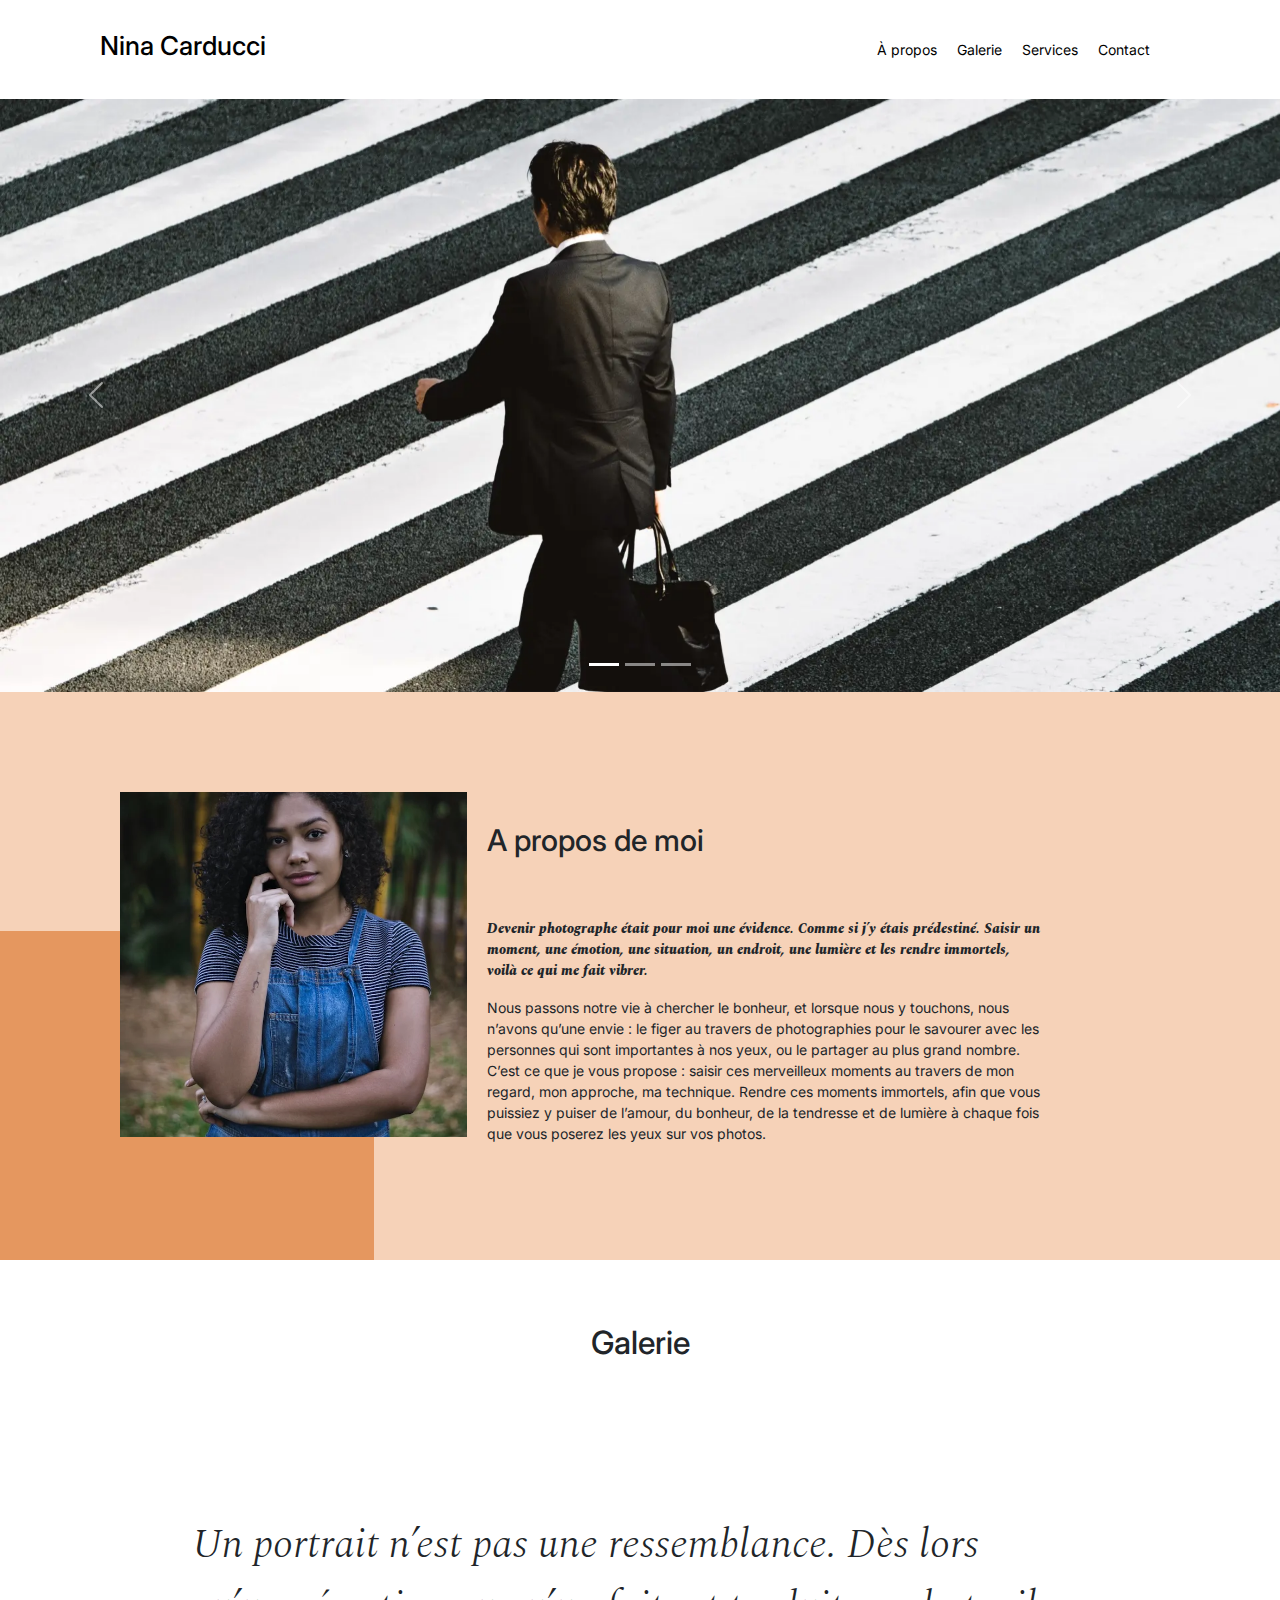
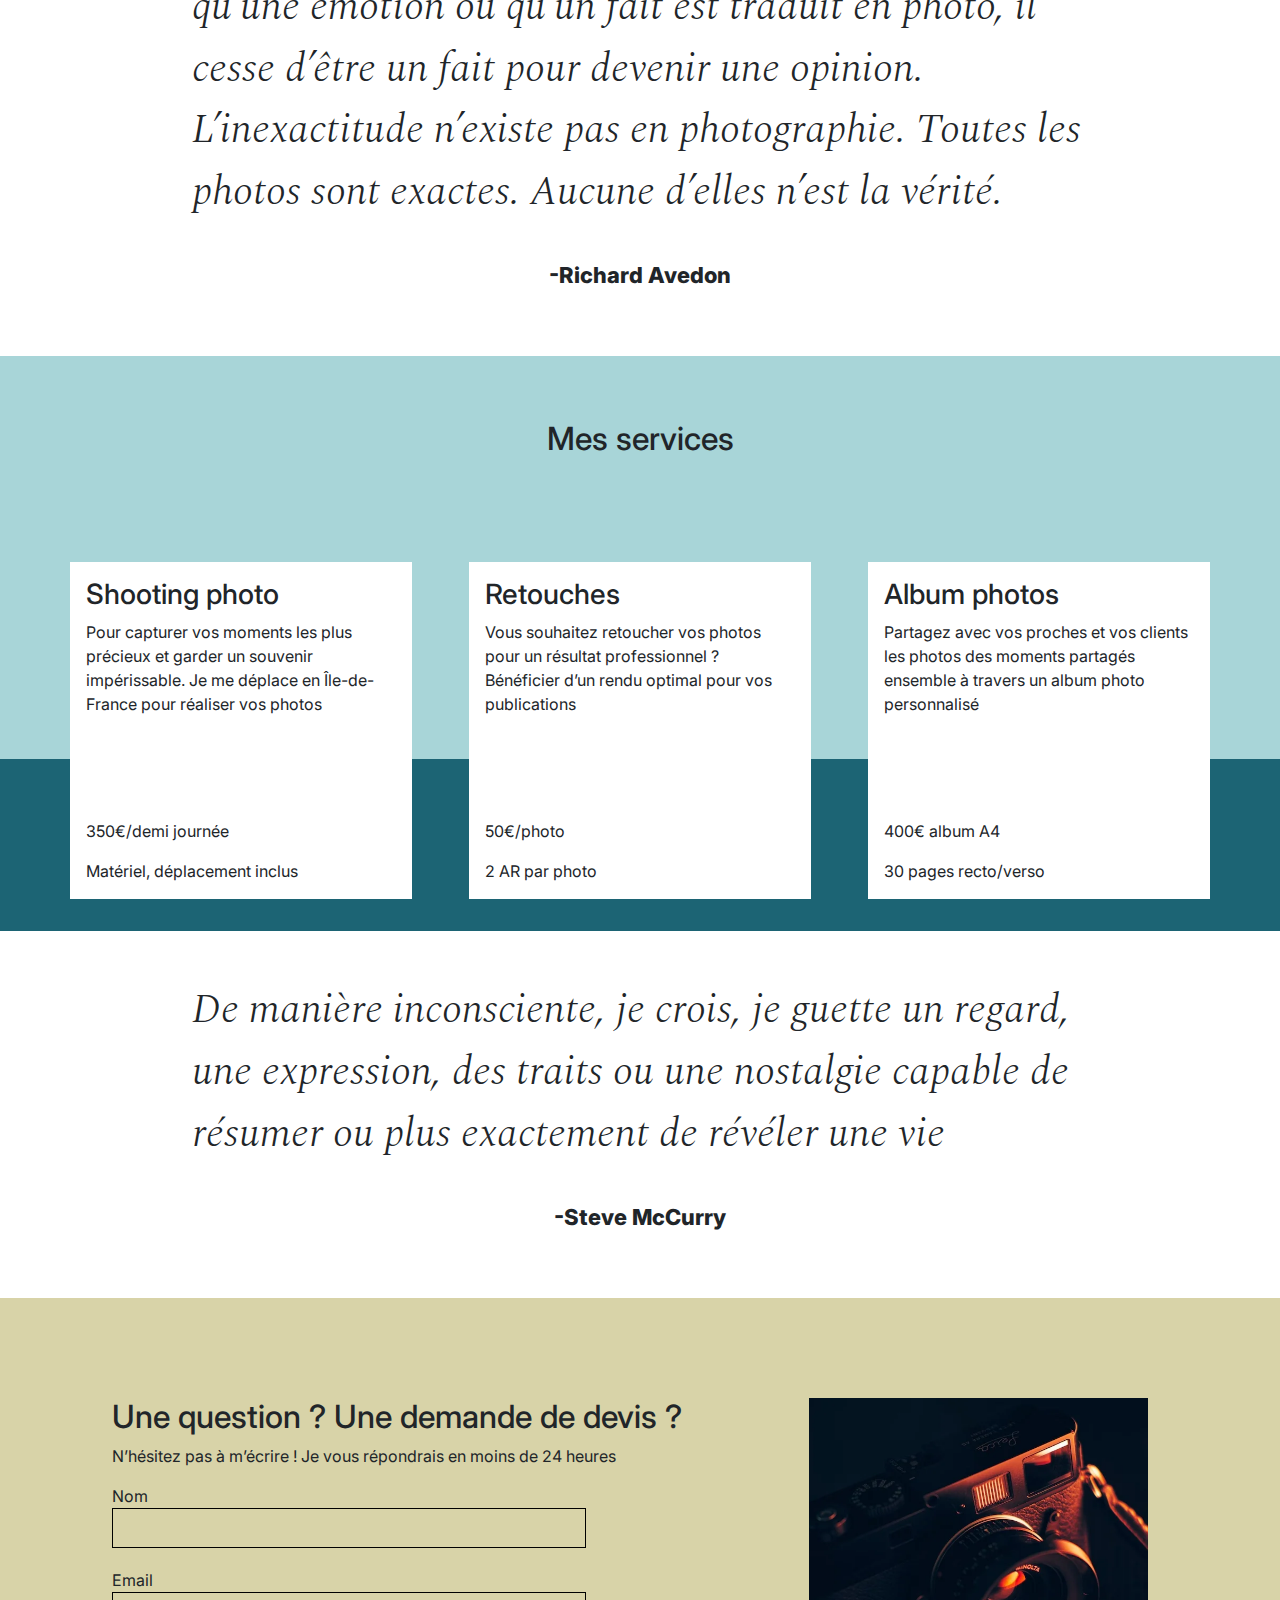
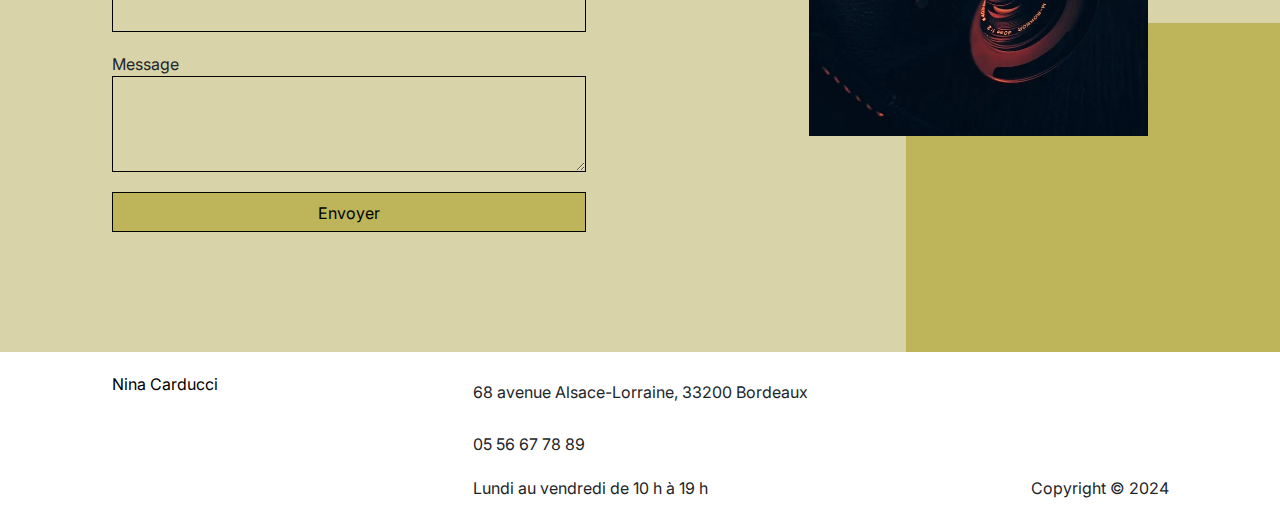
<file: index.html>
<!DOCTYPE html>
<html lang="fr">
  <head>
    <script type="application/ld+json">
      {
        "@context": "http://schema.org",
        "@type": "CreativeWork",
        "name": "Nina Carducci - Photographie",
        "url": "https://sebdgv.github.io/nina-carducci/",
        "author": {
          "@type": "Person",
          "name": "Nina Carducci",
          "url": "https://sebdgv.github.io/nina-carducci/"
        },
        "datePublished": "2020-01-01",
        "dateModified": "2024-04-19",
        "description": "Portfolio officiel de Nina Carducci, présentant une collection ainsi que des services de photographie.",
        "genre": "Photographie",
        "inLanguage": "fr",
        "image": {
          "@type": "ImageObject",
          "url": "https://raw.githubusercontent.com/SebdGv/nina-carducci/main/assets/images/slider/nicholas-green-nPz8akkUmDI-unsplash.webp"
        },
        "mainEntityOfPage": {
          "@type": "WebPage",
          "@id": "https://sebdgv.github.io/nina-carducci/"
        },
        "countryOfOrigin": {
          "@type": "Country",
          "name": "France"
        },
        "contentLocation": {
          "@type": "Place",
          "name": "Bordeaux, France",
          "telephone": "+33556677889",
          "address": {
            "@type": "PostalAddress",
            "streetAddress": "68 avenue Alsace-Lorraine",
            "addressLocality": "Bordeaux",
            "postalCode": "33000",
            "addressCountry": "FR"
          },
          "image": "https://raw.githubusercontent.com/SebdGv/nina-carducci/main/assets/images/nina1.webp",
          "openingHoursSpecification": [
            {
              "@type": "OpeningHoursSpecification",
              "dayOfWeek": [
                "Monday",
                "Tuesday",
                "Wednesday",
                "Thursday",
                "Friday"
              ],
              "opens": "10:00",
              "closes": "19:00"
            }
          ]
        }
      }
    </script>
    <meta name="viewport" content="width=device-width, initial-scale=1.0" />
    <link rel="stylesheet" href="./assets/bootstrap/bootstrap.min.css" />
    <link rel="stylesheet" href="./assets/style.min.css" />
    <link rel="preconnect" href="https://fonts.googleapis.com" />
    <link rel="preconnect" href="https://fonts.gstatic.com" crossorigin />
    <link
      href="https://fonts.googleapis.com/css2?family=Inter&family=Spectral:ital,wght@0,400;1,300;1,400;1,800&display=swap"
      rel="stylesheet"
    />
    <link
      rel="stylesheet"
      href="https://cdnjs.cloudflare.com/ajax/libs/font-awesome/6.5.2/css/all.min.css"
      integrity="sha512-SnH5WK+bZxgPHs44uWIX+LLJAJ9/2PkPKZ5QiAj6Ta86w+fsb2TkcmfRyVX3pBnMFcV7oQPJkl9QevSCWr3W6A=="
      crossorigin="anonymous"
      referrerpolicy="no-referrer"
    />
    <meta charset="UTF-8" />

    <meta
      name="description"
      content="Nina Carducci, photographe proffessionelle à Bordeaux.Découvrez les services de photographie uniques de Nina Carducci: portraits, de mariages, de concerts, et événements d'entreprise. 
      Retoucher vos clichés, personnaliser vos albums et capturer vos instants précieux avec une qualité professionnelle garantie. Explorez notre galerie et réservez votre séance aujourd'hui !"
    />
    <meta name="robots" content="index, follow" />

    <!-- Open Graph Data -->
    <meta
      property="og:title"
      content="Nina Carducci - Photographe professionnelle à Bordeaux."
    />
    <meta
      property="og:description"
      content="Découvrez les services de photographie uniques de Nina Carducci: portraits, de mariages, de concerts, et événements d'entreprise. Retoucher vos clichés, personnaliser vos albums et capturer vos instants précieux avec une qualité professionnelle garantie. Explorez notre galerie et réservez votre séance aujourd'hui !"
    />
    <meta property="og:site_name" content="Nina Carducci" />
    <meta property="og:locale" content="fr_FR" />
    <meta property="og:type" content="website" />
    <meta property="og:url" content="https://sebdgv.github.io/nina-carducci/" />
    <meta
      property="og:image"
      content="https://raw.githubusercontent.com/SebdGv/nina-carducci/main/assets/images/nina1.webp"
    />

    <!-- Twitter Card Data -->
    <meta name="twitter:card" content="summary_large_image" />
    <meta name="twitter:site" content="@NinaCarducci" />

    <meta
      name="twitter:title"
      content="Nina Carducci - Photographe professionnelle à Bordeaux"
    />
    <meta
      name="twitter:description"
      content="Découvrez les services de photographie de Nina Carducci: portraits, mariages, concerts et événements d'entreprise. Explorez notre galerie et réservez votre séance !"
    />
    <meta
      name="twitter:image"
      content="https://sebdgv.github.io/nina-carducci/images/slider/nicholas-green-nPz8akkUmDI-unsplash.webp"
    />
    <meta name="twitter:creator" content="@NinaCarducci" />

    <script src="./assets/bootstrap/bootstrap.bundle.min.js" defer></script>
    <script
      src="https://code.jquery.com/jquery-3.4.1.min.js"
      integrity="sha256-CSXorXvZcTkaix6Yvo6HppcZGetbYMGWSFlBw8HfCJo="
      crossorigin="anonymous"
    ></script>
    <script src="./assets/maugallery.min.js"></script>
    <script src="./assets/scripts.js" defer></script>
    <title>Nina Carducci - Photographe Professionnel à Bordeaux</title>
    <link
      rel="icon"
      type="image/png"
      href="./assets/images/favicon-16x16.png"
    />
  </head>
  <body>
    <section id="header">
      <div class="top-header">
        <a href="index.html"><h1 class="name">Nina Carducci</h1></a>
        <div class="nav">
          <ul>
            <li><a href="#about">À propos</a></li>
            <li><a href="#gallery">Galerie</a></li>
            <li><a href="#services">Services</a></li>
            <li><a href="#contact">Contact</a></li>
            <li>
              <a
                class="social-link"
                href="https://www.instagram.com/ninacarducci.photo/?hl=fr"
                target="_blank"
                aria-label="icon instagram"
                ><i class="fa-brands fa-instagram"></i
              ></a>
            </li>
          </ul>
        </div>
      </div>
      <div
        id="carouselExampleIndicators"
        class="carousel slide"
        data-bs-ride="carousel"
      >
        <div class="carousel-indicators">
          <button
            type="button"
            data-bs-target="#carouselExampleIndicators"
            data-bs-slide-to="0"
            class="active"
            aria-current="true"
            aria-label="Slide 1"
          ></button>
          <button
            type="button"
            data-bs-target="#carouselExampleIndicators"
            data-bs-slide-to="1"
            aria-label="Slide 2"
          ></button>
          <button
            type="button"
            data-bs-target="#carouselExampleIndicators"
            data-bs-slide-to="2"
            aria-label="Slide 3"
          ></button>
        </div>
        <div class="carousel-inner">
          <div class="carousel-item active">
            <img
              src="./assets/images/slider/ryoji-iwata-wUZjnOv7t0g-unsplash.webp"
              class="d-block w-100"
              alt="Homme d'affaires traversant un passage piéton. "
            />
          </div>
          <div class="carousel-item">
            <img
              src="./assets/images/slider/nicholas-green-nPz8akkUmDI-unsplash.webp"
              class="d-block w-100"
              alt="Foule enthousiaste lors d'un concert."
            />
          </div>
          <div class="carousel-item">
            <img
              src="./assets/images/slider/edward-cisneros-3_h6-1NPDGw-unsplash.webp"
              class="d-block w-100"
              alt="Mariés dansant sous une haie d'honneur."
            />
          </div>
        </div>
        <button
          class="carousel-control-prev"
          type="button"
          data-bs-target="#carouselExampleIndicators"
          data-bs-slide="prev"
        >
          <span class="carousel-control-prev-icon" aria-hidden="true"></span>
          <span class="visually-hidden">Previous</span>
        </button>
        <button
          class="carousel-control-next"
          type="button"
          data-bs-target="#carouselExampleIndicators"
          data-bs-slide="next"
        >
          <span class="carousel-control-next-icon" aria-hidden="true"></span>
          <span class="visually-hidden">Next</span>
        </button>
      </div>
    </section>
    <section id="about">
      <div class="picture left">
        <img
          src="./assets/images/nina1.webp"
          alt="Portrait de la photographe Nina Carducci"
        />
      </div>
      <div id="about-me">
        <h2 class="about-me__title">A propos de moi</h2>
        <p class="about-me__introduction">
          Devenir photographe était pour moi une évidence. Comme si j’y étais
          prédestiné. Saisir un moment, une émotion, une situation, un endroit,
          une lumière et les rendre immortels, voilà ce qui me fait vibrer.
        </p>
        <p>
          Nous passons notre vie à chercher le bonheur, et lorsque nous y
          touchons, nous n’avons qu’une envie : le figer au travers de
          photographies pour le savourer avec les personnes qui sont importantes
          à nos yeux, ou le partager au plus grand nombre. C’est ce que je vous
          propose : saisir ces merveilleux moments au travers de mon regard, mon
          approche, ma technique. Rendre ces moments immortels, afin que vous
          puissiez y puiser de l’amour, du bonheur, de la tendresse et de
          lumière à chaque fois que vous poserez les yeux sur vos photos.
        </p>
      </div>
    </section>
    <section id="gallery">
      <h2 class="title">Galerie</h2>
      <div class="container py-3">
        <figure class="gallery" style="display: none">
          <img
            data-gallery-tag="Concert"
            class="gallery-item"
            src="./assets/images/gallery/concerts/aaron-paul-wnX-fXzB6Cw-unsplash.webp"
            alt="Public sous éclairage rouge lors d'un concert."
            loading="lazy"
          />
          <img
            data-gallery-tag="Entreprises"
            class="gallery-item"
            src="./assets/images/gallery/entreprise/ali-morshedlou-WMD64tMfc4k-unsplash.webp"
            alt="Homme en costume avec un cravate rouge posant les bras croisés."
            loading="lazy"
          />
          <img
            data-gallery-tag="Entreprises"
            class="gallery-item"
            src="./assets/images/gallery/entreprise/jason-goodman-tHO1_OuKbg0-unsplash.webp"
            alt="Femme souriante en blouse bleue au bureau."
            loading="lazy"
          />
          <img
            data-gallery-tag="Mariages"
            class="gallery-item"
            src="./assets/images/gallery/mariage/hannah-busing-RvF2R_qMpRk-unsplash.webp"
            alt="Deux paires demains tendues les unes vers les autres."
            loading="lazy"
          />
          <img
            data-gallery-tag="Portrait"
            class="gallery-item"
            src="./assets/images/gallery/portraits/ade-tunji-rVkhWWZFAtQ-unsplash.webp"
            alt="Portrait d'homme barbu sous lumière vive."
            loading="lazy"
          />
          <img
            data-gallery-tag="Mariages"
            class="gallery-item"
            src="./assets/images/gallery/mariage/jakob-owens-SiniLJkXhMc-unsplash.webp"
            alt="Mariés heureux au crépuscule."
            loading="lazy"
          />
          <img
            data-gallery-tag="Portrait"
            class="gallery-item"
            src="./assets/images/gallery/portraits/nino-van-prattenburg--443cl1uR_8-unsplash.webp"
            alt="Jeune femme derrière un grillage."
            loading="lazy"
          />
          <img
            data-gallery-tag="Concert"
            class="gallery-item"
            src="./assets/images/gallery/concerts/austin-neill-hgO1wFPXl3I-unsplash.webp"
            alt="Artiste en contre-jour sur scène."
            loading="lazy"
          />
          <img
            data-gallery-tag="Entreprises"
            class="gallery-item"
            src="./assets/images/gallery/entreprise/mateus-campos-felipe-Fsgzm8N0hIY-unsplash.webp"
            alt="Femme souriante au bureau."
            loading="lazy"
          />
        </figure>
      </div>
      <div class="quote">
        <blockquote
          cite="https://phototrend.fr/2008/08/richard-avedon-au-jeu-de-paume/"
        >
          <p class="quote__text">
            Un portrait n’est pas une ressemblance. Dès lors qu’une émotion ou
            qu’un fait est traduit en photo, il cesse d’être un fait pour
            devenir une opinion. L’inexactitude n’existe pas en photographie.
            Toutes les photos sont exactes. Aucune d’elles n’est la vérité.
          </p>
          <footer class="quote__author"><cite>-Richard Avedon</cite></footer>
        </blockquote>
      </div>
    </section>
    <section id="services">
      <h2 class="title">Mes services</h2>
      <div class="container">
        <div class="service">
          <div class="service__description">
            <h3>Shooting photo</h3>
            <p>
              Pour capturer vos moments les plus précieux et garder un souvenir
              impérissable. Je me déplace en Île-de-France pour réaliser vos
              photos
            </p>
          </div>
          <div class="service__price">
            <p class="price">350€/demi journée</p>
            <span>Matériel, déplacement inclus</span>
          </div>
        </div>
        <div class="service">
          <div class="service__description">
            <h3>Retouches</h3>
            <p>
              Vous souhaitez retoucher vos photos pour un résultat professionnel
              ? Bénéficier d’un rendu optimal pour vos publications
            </p>
          </div>
          <div class="service__price">
            <p class="price">50€/photo</p>
            <span>2 AR par photo</span>
          </div>
        </div>
        <div class="service">
          <div class="service__description">
            <h3>Album photos</h3>
            <p>
              Partagez avec vos proches et vos clients les photos des moments
              partagés ensemble à travers un album photo personnalisé
            </p>
          </div>
          <div class="service__price">
            <p class="price">400€ album A4</p>
            <span>30 pages recto/verso</span>
          </div>
        </div>
      </div>
    </section>
    <div class="quote">
      <blockquote
        cite="https://phototrend.fr/2012/10/zoom-photographe-steve-mccurry/"
      >
        <p class="quote__text">
          De manière inconsciente, je crois, je guette un regard, une
          expression, des traits ou une nostalgie capable de résumer ou plus
          exactement de révéler une vie
        </p>
        <footer class="quote__author"><cite>-Steve McCurry</cite></footer>
      </blockquote>
    </div>
    <section id="contact">
      <div class="container">
        <div class="form-container">
          <h2>Une question ? Une demande de devis ?</h2>
          <p>
            N’hésitez pas à m’écrire ! Je vous répondrais en moins de 24 heures
          </p>
          <form action="#" method="post">
            <label for="nom">Nom</label>
            <input type="text" name="nom" id="nom" required />
            <label for="email">Email</label>
            <input type="email" name="email" id="email" required />
            <label for="message">Message</label>
            <textarea
              name="message"
              id="message"
              cols="30"
              rows="10"
              required
            ></textarea>
            <input type="submit" value="Envoyer" />
          </form>
        </div>
        <figure class="picture right">
          <img
            src="./assets/images/camera1.webp"
            alt="Appareil photo vintage Minolta."
            loading="lazy"
          />
        </figure>
      </div>
    </section>
    <footer class="footer">
      <a href="index.html"><p class="logo">Nina Carducci</p></a>
      <div class="adress">
        <ul>
          <li>
            <p>
              <i class="fa-solid fa-location-dot"></i>
              68 avenue Alsace-Lorraine, 33200 Bordeaux
            </p>
          </li>
          <li>
            <p>
              <i class="fa-solid fa-mobile-screen-button"></i>
              05 56 67 78 89
            </p>
          </li>
          <li><p>Lundi au vendredi de 10 h à 19 h</p></li>
        </ul>
      </div>
      <div class="socials">
        <ul>
          <li>
            <a
              href="https://www.instagram.com/"
              target="_blank"
              aria-label="lien vers instagram"
              ><i class="fa-brands fa-instagram"></i
            ></a>
          </li>
          <li>
            <a
              href="https://www.facebook.com/"
              target="_blank"
              aria-label="icon facebook"
              ><i class="fa-brands fa-facebook-f"></i
            ></a>
          </li>
          <li>
            <a
              href="https://www.twitter.com/"
              target="_blank"
              aria-label="icon twitter"
              ><i class="fa-brands fa-x-twitter"></i
            ></a>
          </li>
        </ul>
        <p>Copyright © 2024</p>
      </div>
    </footer>
  </body>
</html>
</file>
<file: assets/style.min.css>
.about-me__introduction,.quote,.quote__text{font-style:italic;font-family:Spectral}.quote,.quote__author,.quote__text{font-family:Spectral}.service,.top-header{background-color:#fff;display:flex}#about,#contact{padding-inline:100px;padding-block:100px}.picture.left::before,.picture.right::before{content:' ';width:374px;height:329px;bottom:0;z-index:-1}#about,#contact .container,.mg-next,.mg-prev,.nav ul,.service,.socials,.socials ul,.top-header,footer,form{display:flex}:root{--orangeDark:#E5975F;--orangeLight:#F6D2B8;--blueDark:#1C6474;--blueLight:#A8D5D8;--greenDark:#BEB45A;--greenLight:#D8D3A8}body{max-width:1920px;margin:auto}*{font-family:Inter;font-style:normal}.top-header{position:sticky;top:0;z-index:1000;justify-content:space-between;padding-inline:100px;padding-block:30px;align-items:center}#about,#contact,#services,.item-column{position:relative}.top-header .name{font-size:26px}ul{list-style-type:none}.nav ul{font-size:14px;margin-bottom:0;align-items:center}.nav li{padding-inline:10px}a{text-decoration:none;color:#000;white-space:nowrap}a:hover{color:var(--orangeDark)}#about{background-color:var(--orangeLight)}.picture.left::before{background-color:var(--orangeDark);position:absolute;left:0}.picture{flex:1;margin:0 20px;z-index:0}.picture img{width:100%}#about-me,.form-container{flex:2}.about-me__title{margin-top:1em;margin-bottom:60px;font-size:30px}.about-me__introduction{font-weight:800;width:60%}#about-me p{width:80%;font-size:14px}.title{text-align:center;padding-block:2em}.gallery .nav{justify-content:center}.nav-pills .nav-link.active,.nav-pills .show>.nav-link{color:#000;background-color:var(--orangeDark);border-radius:10px}.nav-pills .nav-link{color:#000;cursor:pointer}.item-column{margin-bottom:0!important;padding:0}.item-column::after{content:"";display:block;padding-bottom:100%}.gallery-item{position:absolute;width:100%;height:100%;object-fit:cover;padding:.5em}.mg-next,.mg-prev{width:30px;height:30px;border-radius:00%;justify-content:center;align-items:center;font-size:24px}form input,form textarea{width:100%;background-color:transparent;border:1px solid;margin-bottom:20px}.quote{width:70%;margin:auto;padding-block:3em}.quote__text{font-weight:300;font-size:calc(1.375rem + 1.5vw)}.quote__author{font-weight:800;font-size:22px}#services{margin:auto;background-color:var(--blueLight)}#services .container::before{content:' ';background-color:var(--blueDark);position:absolute;width:100%;height:30%;bottom:0;left:0;z-index:0}#services .container{justify-content:space-between;display:flex;padding:2em 0}.service{max-width:390px;width:30%;height:337px;padding:1em;flex-direction:column;justify-content:space-between;z-index:1}#contact{margin:auto;background-color:var(--greenLight)}.picture.right::before{background-color:var(--greenDark);position:absolute;right:0}form{flex-direction:column;width:70%;align-items:flex-start}form input{height:2.5em}form textarea{height:5em;line-height:2.5em;font-size:1.2em}input[type=submit]{background-color:var(--greenDark);padding:.5em 1em}.fa-brands,.fa-solid{font-size:1.5rem}@media all and (max-width:1180px){.picture{flex:2}#about,#contact .container{align-items:center}.about-me__title{margin-top:0;margin-bottom:1em}#about-me p{width:100%}}@media all and (max-width:1000px){.picture.left::before,.picture.right::before{height:30%;position:absolute;z-index:-1;width:100%}#about,#contact .container,#services .container{flex-direction:column}.picture{width:50%}.picture.left::before{bottom:auto;top:0;left:0}.about-me__title{text-align:center;margin-top:1em}.service{width:100%;max-width:100%;height:auto;margin:2em 0}.service__description{margin-bottom:1em}#services .container::before{width:30%;height:100%;bottom:0;right:0;left:auto;z-index:0}#contact .picture.right{margin-top:1em}.picture.right::before{bottom:0;right:0}footer{flex-direction:column;align-items:center}}@media all and (max-width:650px){img{max-width:400px;max-height:300px}.top-header{flex-direction:column;padding-inline:0}.top-header .nav,.top-header .nav ul{width:100%;padding:0}.top-header .nav li{flex:1;padding-block:1em;text-align:center}.picture.left::before,.picture.right::before{height:150px}#services .container{align-items:center}.service{max-width:90%}#about,#contact{padding-inline:2em;padding-block:2em}form{width:100%}.picture{width:80%}}footer{justify-content:space-around;padding-top:20px}.socials{flex-direction:column;justify-content:space-between}.socials ul{justify-content:center;gap:20px;margin-top:50px;padding:0}
</file>
